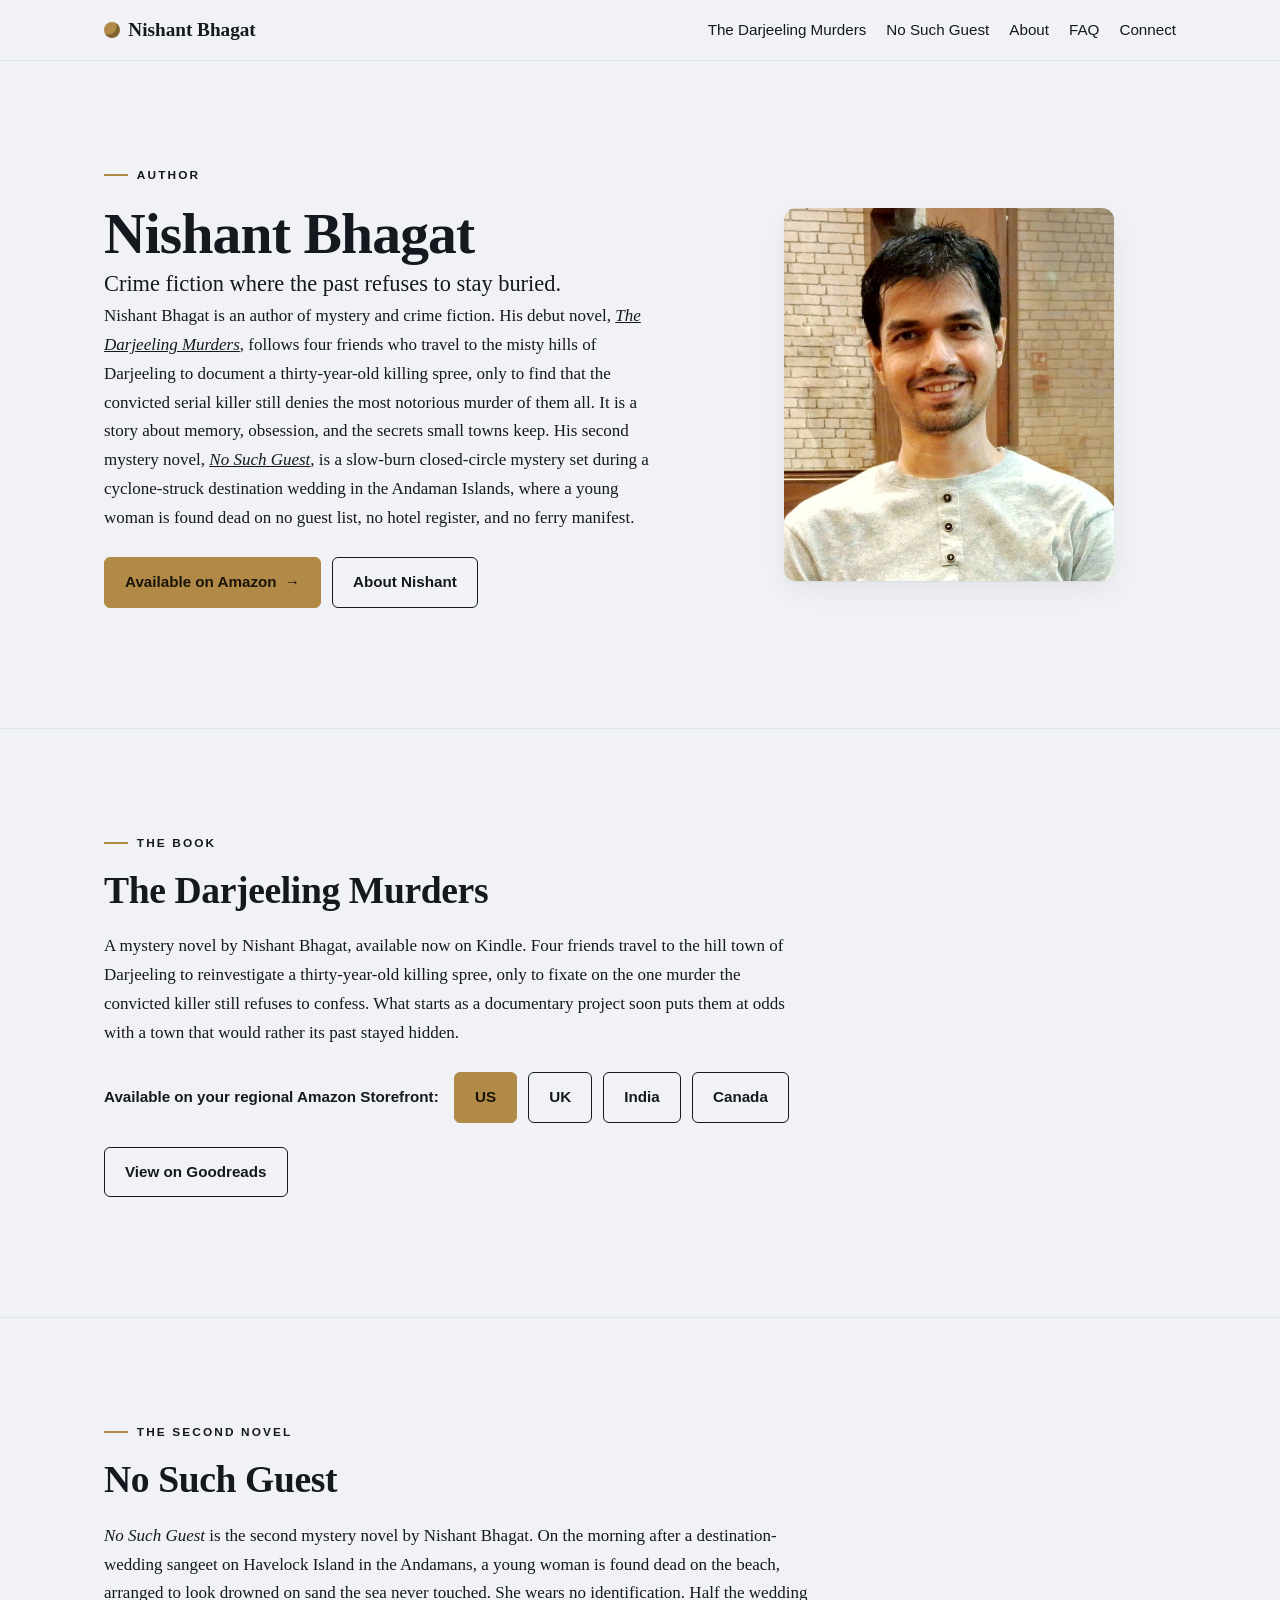
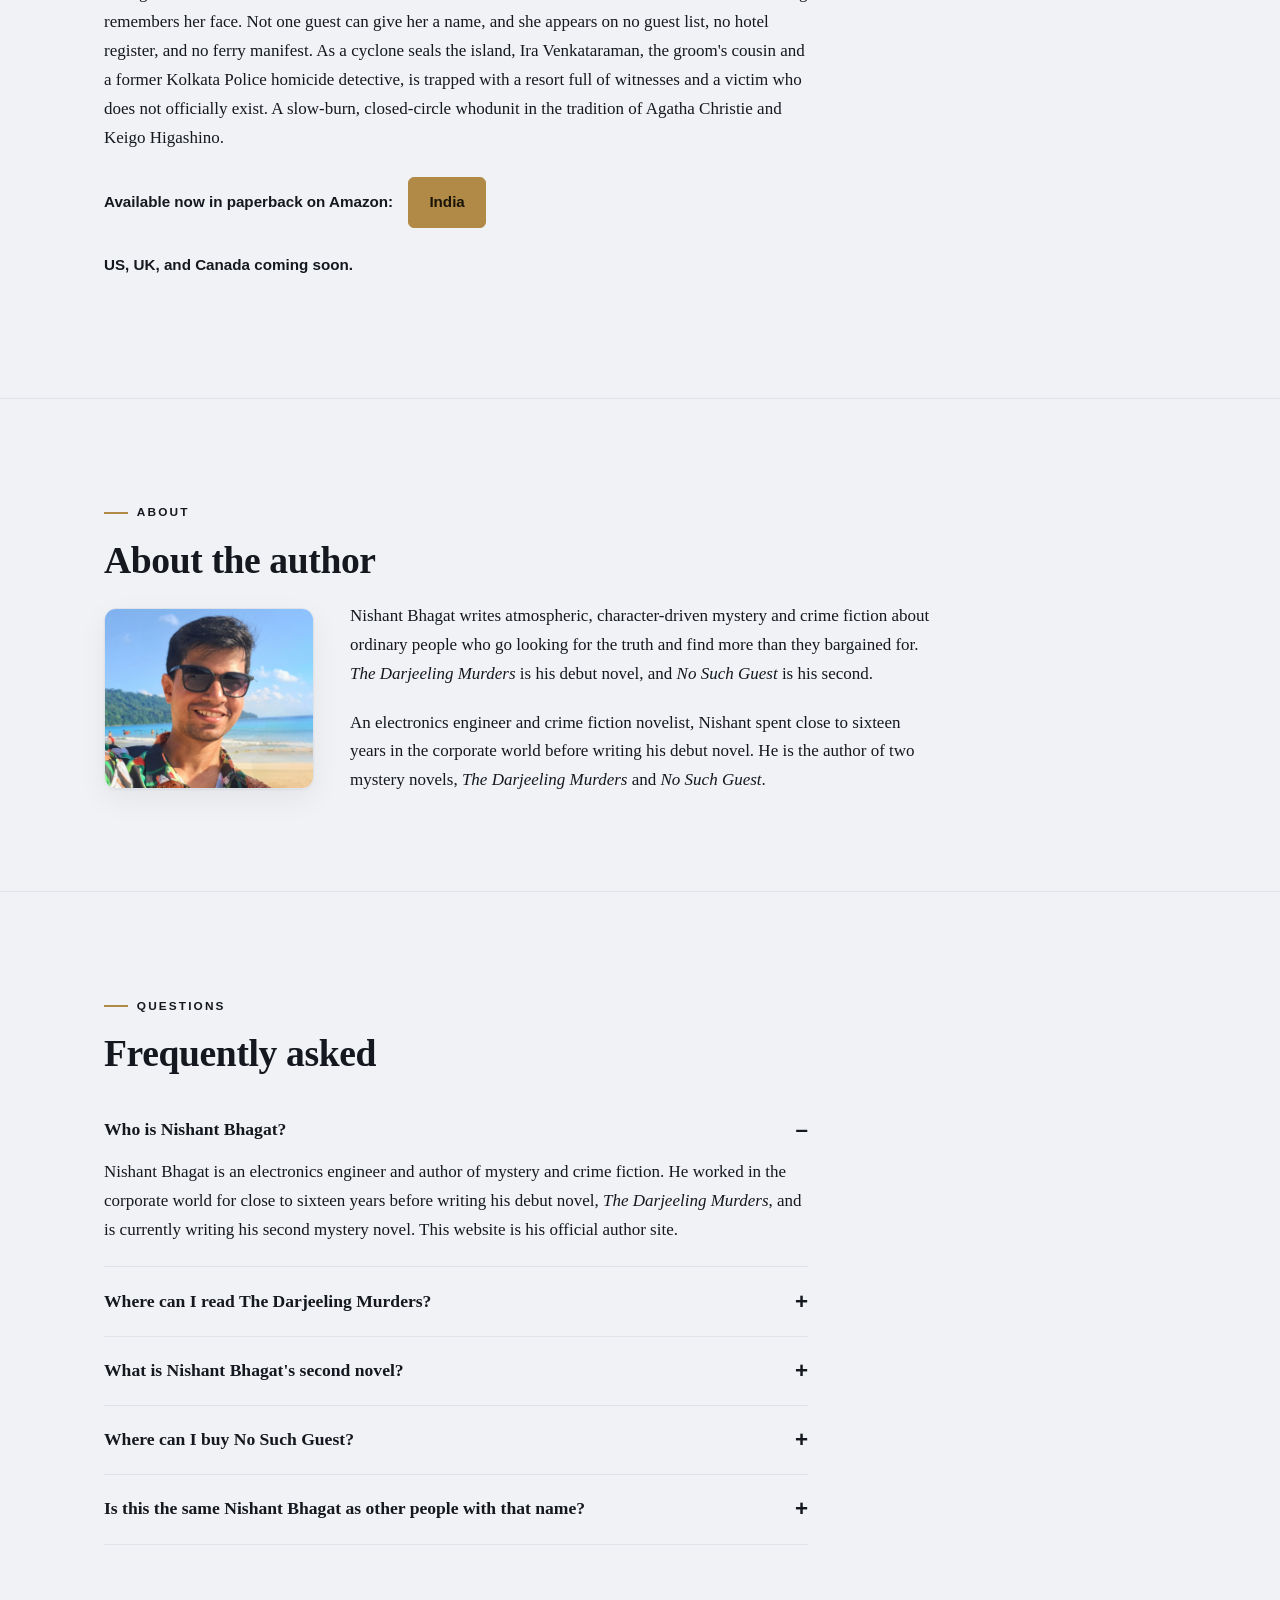
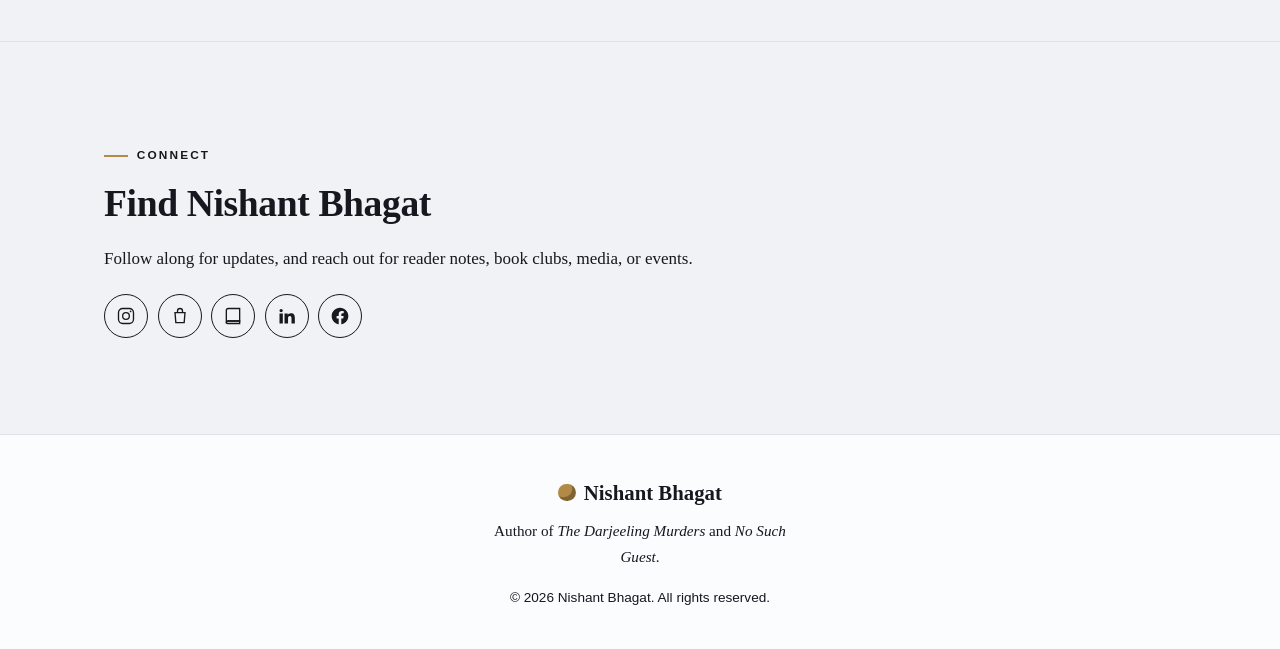
<file: index.html>
<!DOCTYPE html>
<html lang="en">
<head>
<meta charset="utf-8">
<meta name="viewport" content="width=device-width, initial-scale=1">
<title>Nishant Bhagat - Author of The Darjeeling Murders and No Such Guest</title>
<meta name="description" content="Official website of Nishant Bhagat, author of the mystery novels The Darjeeling Murders and No Such Guest. The Darjeeling Murders is on Kindle worldwide; No Such Guest is available in paperback.">
<meta name="author" content="Nishant Bhagat">
<meta name="robots" content="index, follow, max-image-preview:large, max-snippet:-1">
<link rel="canonical" href="https://www.nishantbhagatauthor.com/">
<link rel="alternate" hreflang="en" href="https://www.nishantbhagatauthor.com/">
<link rel="alternate" hreflang="x-default" href="https://www.nishantbhagatauthor.com/">
<meta name="theme-color" content="#F0F2F5" media="(prefers-color-scheme: light)">
<meta name="theme-color" content="#12151B" media="(prefers-color-scheme: dark)">

<!-- Open Graph -->
<meta property="og:type" content="website">
<meta property="og:site_name" content="Nishant Bhagat">
<meta property="og:locale" content="en_US">
<meta property="og:title" content="Nishant Bhagat - Author of The Darjeeling Murders and No Such Guest">
<meta property="og:description" content="Nishant Bhagat, author of the mystery novels The Darjeeling Murders and No Such Guest. Read them on Kindle.">
<meta property="og:url" content="https://www.nishantbhagatauthor.com/">
<meta property="og:image" content="https://www.nishantbhagatauthor.com/assets/img/og-image.png">
<meta property="og:image:width" content="1200">
<meta property="og:image:height" content="630">
<meta property="og:image:alt" content="Nishant Bhagat - author of The Darjeeling Murders">
<meta property="book:author" content="Nishant Bhagat">
<meta property="book:release_date" content="2026-06-25">

<!-- Twitter -->
<meta name="twitter:card" content="summary_large_image">
<meta name="twitter:title" content="Nishant Bhagat - Author of The Darjeeling Murders and No Such Guest">
<meta name="twitter:description" content="Nishant Bhagat, author of the mystery novels The Darjeeling Murders and No Such Guest. Read them on Kindle.">
<meta name="twitter:image" content="https://www.nishantbhagatauthor.com/assets/img/og-image.png">

<link rel="icon" href="data:image/svg+xml,%3Csvg xmlns='http://www.w3.org/2000/svg' viewBox='0 0 64 64'%3E%3Ccircle cx='32' cy='32' r='30' fill='%23B08A46'/%3E%3Ccircle cx='24' cy='24' r='12' fill='%23F0F2F5'/%3E%3C/svg%3E" type="image/svg+xml">
<link rel="apple-touch-icon" href="/assets/img/apple-touch-icon.png">

<script type="application/ld+json">
{
  "@context": "https://schema.org",
  "@graph": [
    {
      "@type": "WebSite",
      "@id": "https://www.nishantbhagatauthor.com/#website",
      "url": "https://www.nishantbhagatauthor.com/",
      "name": "Nishant Bhagat",
      "alternateName": "Nishant Bhagat - Author",
      "description": "Official website of Nishant Bhagat, author of the mystery novels The Darjeeling Murders and No Such Guest.",
      "inLanguage": "en",
      "publisher": { "@id": "https://www.nishantbhagatauthor.com/#author" },
      "author": { "@id": "https://www.nishantbhagatauthor.com/#author" }
    },
    {
      "@type": "Person",
      "@id": "https://www.nishantbhagatauthor.com/#author",
      "name": "Nishant Bhagat",
      "alternateName": "Nishant Bhagat (Author)",
      "url": "https://www.nishantbhagatauthor.com/",
      "image": "https://www.nishantbhagatauthor.com/assets/img/author-photo.jpg",
      "jobTitle": "Author",
      "hasOccupation": [
        { "@type": "Occupation", "name": "Novelist" },
        { "@type": "Occupation", "name": "Electronics Engineer" }
      ],
      "description": "Nishant Bhagat is an electronics engineer and author of mystery and crime fiction, best known for his debut novel The Darjeeling Murders. He spent close to sixteen years in the corporate world before writing it, and is the author of a second mystery novel, No Such Guest.",
      "disambiguatingDescription": "Novelist and author of the mysteries The Darjeeling Murders and No Such Guest. This is the writer Nishant Bhagat; distinct from other individuals who share the same name.",
      "knowsAbout": ["Mystery fiction", "Crime fiction", "Thrillers", "Fiction writing", "The Darjeeling Murders", "No Such Guest"],
      "workExample": [
        { "@id": "https://www.nishantbhagatauthor.com/#book" },
        { "@id": "https://www.nishantbhagatauthor.com/#book2" }
      ],
      "sameAs": [
        "https://amazon.com/author/nishantbhagat",
        "https://www.goodreads.com/author/show/70975743.Nishant_Bhagat",
        "https://www.instagram.com/nishantbhagat8/",
        "https://www.linkedin.com/in/nishantbhagat",
        "https://www.facebook.com/nishantbhagat"
      ],
      "mainEntityOfPage": "https://www.nishantbhagatauthor.com/"
    },
    {
      "@type": "Book",
      "@id": "https://www.nishantbhagatauthor.com/#book",
      "name": "The Darjeeling Murders",
      "url": "https://www.nishantbhagatauthor.com/",
      "author": { "@id": "https://www.nishantbhagatauthor.com/#author" },
      "inLanguage": "en",
      "genre": "Mystery",
      "bookFormat": "https://schema.org/EBook",
      "numberOfPages": 233,
      "datePublished": "2026-06-25",
      "description": "A mystery novel by Nishant Bhagat, set in the hill town of Darjeeling, in which four friends reinvestigating a thirty-year-old killing spree fixate on the one murder the convicted killer still denies.",
      "identifier": { "@type": "PropertyValue", "propertyID": "ASIN", "value": "B0H6NXFNQH" },
      "image": "https://www.nishantbhagatauthor.com/assets/img/og-image.png",
      "sameAs": [
        "https://a.co/d/02e1HHhd",
        "https://amzn.eu/d/0ibwQ69w",
        "https://amzn.in/d/0fMtKyut",
        "https://a.co/d/09oLXGtq",
        "https://www.goodreads.com/book/show/254581767-the-darjeeling-murders"
      ]
    },
    {
      "@type": "Book",
      "@id": "https://www.nishantbhagatauthor.com/#book2",
      "name": "No Such Guest",
      "url": "https://www.nishantbhagatauthor.com/#book2",
      "author": { "@id": "https://www.nishantbhagatauthor.com/#author" },
      "inLanguage": "en",
      "genre": ["Mystery", "Crime fiction", "Detective fiction"],
      "bookFormat": "https://schema.org/Paperback",
      "abstract": "A slow-burn, closed-circle murder mystery set during a cyclone-struck destination wedding in the Andaman Islands.",
      "description": "No Such Guest is the second mystery novel by Nishant Bhagat. At a destination wedding on Havelock Island in the Andamans, a young woman is found dead on the beach, staged to look drowned. She carries no identification and appears on no guest list, no hotel register, and no ferry manifest, yet half the wedding remembers her face. As a cyclone seals the island, Ira Venkataraman, the groom's cousin and a former Kolkata Police homicide detective, must uncover not only who killed the woman but who she was. A closed-circle whodunit in the tradition of Agatha Christie and Keigo Higashino.",
      "keywords": "No Such Guest, Nishant Bhagat, murder mystery, crime novel, Andaman Islands, Havelock, closed-circle mystery, locked-room mystery, destination wedding thriller, whodunit, Indian crime fiction",
      "image": "https://www.nishantbhagatauthor.com/assets/img/og-image.png",
      "offers": {
        "@type": "Offer",
        "url": "https://amzn.in/d/09wrL3kY",
        "availability": "https://schema.org/InStock",
        "itemCondition": "https://schema.org/NewCondition"
      },
      "sameAs": [
        "https://amzn.in/d/09wrL3kY"
      ]
    },
    {
      "@type": "FAQPage",
      "@id": "https://www.nishantbhagatauthor.com/#faq",
      "mainEntity": [
        {
          "@type": "Question",
          "name": "Who is Nishant Bhagat?",
          "acceptedAnswer": { "@type": "Answer", "text": "Nishant Bhagat is an electronics engineer and author of mystery and crime fiction. He worked in the corporate world for close to sixteen years before writing his debut novel, The Darjeeling Murders, and is currently writing his second mystery novel. This website is his official author site." }
        },
        {
          "@type": "Question",
          "name": "Where can I read The Darjeeling Murders?",
          "acceptedAnswer": { "@type": "Answer", "text": "It's available as a Kindle ebook on Amazon in the US, UK, India, and Canada, and listed on Goodreads." }
        },
        {
          "@type": "Question",
          "name": "What is Nishant Bhagat's second novel?",
          "acceptedAnswer": { "@type": "Answer", "text": "Nishant Bhagat's second mystery novel is No Such Guest, a slow-burn closed-circle mystery set during a cyclone-struck destination wedding in the Andaman Islands, in which a dead woman is found on no guest list, no hotel register, and no ferry manifest. It is available now in paperback on Amazon India." }
        },
        {
          "@type": "Question",
          "name": "Where can I buy No Such Guest?",
          "acceptedAnswer": { "@type": "Answer", "text": "No Such Guest by Nishant Bhagat is available now in paperback on Amazon India. US, UK, and Canada editions are coming soon." }
        },
        {
          "@type": "Question",
          "name": "Is this the same Nishant Bhagat as other people with that name?",
          "acceptedAnswer": { "@type": "Answer", "text": "This Nishant Bhagat is the novelist and author of The Darjeeling Murders and No Such Guest. Several other people share the name; this site refers specifically to the author. His identity can be verified across his Amazon, Goodreads, Instagram, LinkedIn, and Facebook profiles." }
        }
      ]
    },
    {
      "@type": "WebPage",
      "@id": "https://www.nishantbhagatauthor.com/#webpage",
      "url": "https://www.nishantbhagatauthor.com/",
      "name": "Nishant Bhagat - Author of The Darjeeling Murders and No Such Guest",
      "isPartOf": { "@id": "https://www.nishantbhagatauthor.com/#website" },
      "about": { "@id": "https://www.nishantbhagatauthor.com/#author" },
      "primaryImageOfPage": "https://www.nishantbhagatauthor.com/assets/img/og-image.png",
      "inLanguage": "en"
    }
  ]
}
</script>

<link rel="stylesheet" href="/assets/css/styles.css">
<script src="/assets/js/main.js" defer></script>
</head>
<body>
<a class="skip-link" href="#main">Skip to content</a>

<header class="site-header">
  <nav class="wrap nav" aria-label="Primary">
    <a class="brand" href="#top"><span class="moon" aria-hidden="true"></span> Nishant Bhagat</a>
    <ul class="nav-list">
      <li><a href="#book">The Darjeeling Murders</a></li>
      <li><a href="#book2">No Such Guest</a></li>
      <li><a href="#about">About</a></li>
      <li><a href="#faq">FAQ</a></li>
      <li><a href="#connect">Connect</a></li>
    </ul>
  </nav>
</header>

<main id="main">
  <!-- HERO -->
  <section class="section wrap hero-grid" id="top">
    <div>
      <span class="eyebrow">Author</span>
      <h1>Nishant Bhagat</h1>
      <p class="lead">Crime fiction where the past refuses to stay buried.</p>
      <p>Nishant Bhagat is an author of mystery and crime fiction. His debut novel,
         <a href="#book"><em>The Darjeeling Murders</em></a>, follows four friends who travel
         to the misty hills of Darjeeling to document a thirty-year-old killing spree, only to
         find that the convicted serial killer still denies the most notorious murder of them all.
         It is a story about memory, obsession, and the secrets small towns keep. His second mystery
         novel, <a href="#book2"><em>No Such Guest</em></a>, is a slow-burn closed-circle
         mystery set during a cyclone-struck destination wedding in the Andaman Islands, where a
         young woman is found dead on no guest list, no hotel register, and no ferry manifest.</p>
      <div class="buy-row">
        <a class="btn btn-primary" href="#book">Available on Amazon <span class="btn-arrow"></span></a>
        <a class="btn btn-ghost" href="#about">About Nishant</a>
      </div>
    </div>
    <div class="hero-art">
      <img class="hero-photo" src="assets/img/author-photo.jpg" width="800" height="1000"
           fetchpriority="high" alt="Portrait of Nishant Bhagat, mystery author of The Darjeeling Murders and No Such Guest">
    </div>
  </section>

  <hr class="divider">

  <!-- BOOK: title + where to buy only -->
  <section class="section wrap" id="book">
    <span class="eyebrow">The Book</span>
    <h2>The Darjeeling Murders</h2>
    <p class="mt-1" style="max-width:44rem">A mystery novel by Nishant Bhagat, available now on Kindle.
       Four friends travel to the hill town of Darjeeling to reinvestigate a thirty-year-old killing
       spree, only to fixate on the one murder the convicted killer still refuses to confess. What
       starts as a documentary project soon puts them at odds with a town that would rather its past
       stayed hidden.</p>
    <div class="buy-row">
      <span class="buy-label">Available on your regional Amazon Storefront:</span>
      <a class="btn btn-primary" href="https://a.co/d/02e1HHhd" rel="noopener" target="_blank">US</a>
      <a class="btn btn-ghost" href="https://amzn.eu/d/0ibwQ69w" rel="noopener" target="_blank">UK</a>
      <a class="btn btn-ghost" href="https://amzn.in/d/0fMtKyut" rel="noopener" target="_blank">India</a>
      <a class="btn btn-ghost" href="https://a.co/d/09oLXGtq" rel="noopener" target="_blank">Canada</a>
    </div>
    <div class="buy-row" style="margin-top:0">
      <a class="btn btn-ghost" href="https://www.goodreads.com/book/show/254581767-the-darjeeling-murders" rel="noopener" target="_blank">View on Goodreads</a>
    </div>
  </section>

  <hr class="divider">

  <!-- SECOND BOOK: No Such Guest -->
  <section class="section wrap" id="book2">
    <span class="eyebrow">The Second Novel</span>
    <h2>No Such Guest</h2>
    <p class="mt-1" style="max-width:44rem"><em>No Such Guest</em> is the second mystery novel by
       Nishant Bhagat. On the morning after a destination-wedding sangeet on Havelock Island in the
       Andamans, a young woman is found dead on the beach, arranged to look drowned on sand the sea
       never touched. She wears no identification. Half the wedding remembers her face. Not one guest
       can give her a name, and she appears on no guest list, no hotel register, and no ferry
       manifest. As a cyclone seals the island, Ira Venkataraman, the groom's cousin and a former
       Kolkata Police homicide detective, is trapped with a resort full of witnesses and a victim who
       does not officially exist. A slow-burn, closed-circle whodunit in the tradition of Agatha
       Christie and Keigo Higashino.</p>
    <div class="buy-row">
      <span class="buy-label">Available now in paperback on Amazon:</span>
      <a class="btn btn-primary" href="https://amzn.in/d/09wrL3kY" rel="noopener" target="_blank">India</a>
    </div>
    <div class="buy-row" style="margin-top:0">
      <span class="buy-label">US, UK, and Canada coming soon.</span>
    </div>
  </section>

  <hr class="divider">

  <!-- ABOUT the author -->
  <section class="section wrap" id="about">
    <span class="eyebrow">About</span>
    <h2>About the author</h2>
    <div class="about-grid mt-1">
      <img class="about-photo" src="assets/img/author-photo-nishant-bhagat.jpg" width="800" height="1000"
           loading="lazy" decoding="async" alt="Nishant Bhagat, author of the mystery novels The Darjeeling Murders and No Such Guest">
      <div class="prose">
        <p>Nishant Bhagat writes atmospheric, character-driven mystery and crime fiction about
           ordinary people who go looking for the truth and find more than they bargained for.
           <em>The Darjeeling Murders</em> is his debut novel, and <em>No Such Guest</em> is
           his second.</p>
        <p class="mt-1">An electronics engineer and crime fiction novelist, Nishant spent close to
           sixteen years in the corporate world before writing his debut novel. He is the author of
           two mystery novels, <em>The Darjeeling Murders</em> and <em>No Such Guest</em>.</p>
      </div>
    </div>
  </section>

  <hr class="divider">

  <!-- FAQ: author-focused -->
  <section class="section wrap" id="faq">
    <span class="eyebrow">Questions</span>
    <h2>Frequently asked</h2>
    <div class="faq mt-1">
      <details open>
        <summary>Who is Nishant Bhagat?</summary>
        <div class="faq-body"><p>Nishant Bhagat is an electronics engineer and author of mystery and
           crime fiction. He worked in the corporate world for close to sixteen years before writing
           his debut novel, <em>The Darjeeling Murders</em>, and is currently writing his second
           mystery novel. This website is his official author site.</p></div>
      </details>
      <details>
        <summary>Where can I read The Darjeeling Murders?</summary>
        <div class="faq-body"><p>It's available as a Kindle ebook on Amazon in the
           <a href="https://a.co/d/02e1HHhd" rel="noopener" target="_blank">US</a>,
           <a href="https://amzn.eu/d/0ibwQ69w" rel="noopener" target="_blank">UK</a>,
           <a href="https://amzn.in/d/0fMtKyut" rel="noopener" target="_blank">India</a>, and
           <a href="https://a.co/d/09oLXGtq" rel="noopener" target="_blank">Canada</a>, and listed on
           <a href="https://www.goodreads.com/book/show/254581767-the-darjeeling-murders" rel="noopener" target="_blank">Goodreads</a>.</p></div>
      </details>
      <details>
        <summary>What is Nishant Bhagat's second novel?</summary>
        <div class="faq-body"><p>Nishant Bhagat's second mystery novel is
           <em>No Such Guest</em>, a slow-burn closed-circle mystery set during a cyclone-struck
           destination wedding in the Andaman Islands, in which a dead woman is found on no guest
           list, no hotel register, and no ferry manifest.</p></div>
      </details>
      <details>
        <summary>Where can I buy No Such Guest?</summary>
        <div class="faq-body"><p><em>No Such Guest</em> by Nishant Bhagat is available now in paperback on
           <a href="https://amzn.in/d/09wrL3kY" rel="noopener" target="_blank">Amazon India</a>.
           US, UK, and Canada editions are coming soon. Follow the author on
           <a href="https://amazon.com/author/nishantbhagat" rel="me noopener" target="_blank">Amazon</a> or
           <a href="https://www.goodreads.com/author/show/70975743.Nishant_Bhagat" rel="me noopener" target="_blank">Goodreads</a>
           for the other regional editions.</p></div>
      </details>
      <details>
        <summary>Is this the same Nishant Bhagat as other people with that name?</summary>
        <div class="faq-body"><p>This Nishant Bhagat is the novelist and author of
           <em>The Darjeeling Murders</em> and <em>No Such Guest</em>. Several other people share
           the name; this site refers specifically to the author. His identity can be verified across his
           <a href="https://amazon.com/author/nishantbhagat" rel="me noopener" target="_blank">Amazon</a>,
           <a href="https://www.goodreads.com/author/show/70975743.Nishant_Bhagat" rel="me noopener" target="_blank">Goodreads</a>,
           <a href="https://www.instagram.com/nishantbhagat8/" rel="me noopener" target="_blank">Instagram</a>,
           <a href="https://www.linkedin.com/in/nishantbhagat" rel="me noopener" target="_blank">LinkedIn</a>, and
           <a href="https://www.facebook.com/nishantbhagat" rel="me noopener" target="_blank">Facebook</a> profiles.</p></div>
      </details>
    </div>
  </section>

  <hr class="divider">

  <!-- CONNECT -->
  <section class="section wrap" id="connect">
    <span class="eyebrow">Connect</span>
    <h2>Find Nishant Bhagat</h2>
    <p class="mt-1" style="max-width:44rem">Follow along for updates, and reach out for reader notes,
       book clubs, media, or events.</p>
    <div class="social">
      <a href="https://www.instagram.com/nishantbhagat8/" rel="me noopener" target="_blank" aria-label="Instagram">
        <svg class="ico" viewBox="0 0 24 24" fill="none" stroke="currentColor" stroke-width="1.6" aria-hidden="true"><rect x="3" y="3" width="18" height="18" rx="5"/><circle cx="12" cy="12" r="4"/><circle cx="17.5" cy="6.5" r="1" fill="currentColor" stroke="none"/></svg></a>
      <a href="https://amazon.com/author/nishantbhagat" rel="me noopener" target="_blank" aria-label="Amazon author page">
        <svg class="ico" viewBox="0 0 24 24" fill="none" stroke="currentColor" stroke-width="1.6" aria-hidden="true"><path d="M6 8h12l-1 12H7z"/><path d="M9 8V6a3 3 0 0 1 6 0v2"/></svg></a>
      <a href="https://www.goodreads.com/author/show/70975743.Nishant_Bhagat" rel="me noopener" target="_blank" aria-label="Goodreads">
        <svg class="ico" viewBox="0 0 24 24" fill="none" stroke="currentColor" stroke-width="1.6" aria-hidden="true"><path d="M4 5.5A2.5 2.5 0 0 1 6.5 3H20v15H6.5A2.5 2.5 0 0 0 4 20.5z"/><path d="M4 20.5A2.5 2.5 0 0 1 6.5 18H20v3H6.5A2.5 2.5 0 0 1 4 20.5z"/></svg></a>
      <a href="https://www.linkedin.com/in/nishantbhagat" rel="me noopener" target="_blank" aria-label="LinkedIn">
        <svg class="ico" viewBox="0 0 24 24" fill="currentColor" aria-hidden="true"><path d="M4.98 3.5a2 2 0 1 1 0 4 2 2 0 0 1 0-4zM3 8.98h4v12H3zM9 8.98h3.8v1.64h.05c.53-.95 1.83-1.95 3.77-1.95 4.03 0 4.78 2.5 4.78 5.75v6.56h-4v-5.82c0-1.39-.02-3.17-1.93-3.17-1.93 0-2.23 1.5-2.23 3.06v5.93H9z"/></svg></a>
      <a href="https://www.facebook.com/nishantbhagat" rel="me noopener" target="_blank" aria-label="Facebook">
        <svg class="ico" viewBox="0 0 24 24" fill="currentColor" aria-hidden="true"><path d="M22 12.06C22 6.5 17.52 2 12 2S2 6.5 2 12.06c0 5 3.66 9.15 8.44 9.94v-7.03H7.9v-2.9h2.54V9.85c0-2.51 1.49-3.9 3.78-3.9 1.09 0 2.24.2 2.24.2v2.46h-1.26c-1.24 0-1.63.78-1.63 1.57v1.88h2.78l-.44 2.9h-2.34V22c4.78-.79 8.44-4.94 8.44-9.94z"/></svg></a>
    </div>
  </section>
</main>

<footer class="site-footer">
  <div class="wrap foot">
    <a class="brand" href="#top"><span class="moon" aria-hidden="true"></span> Nishant Bhagat</a>
    <p>Author of <em>The Darjeeling Murders</em> and <em>No Such Guest</em>.</p>
    <span class="cr">© <span id="y">2026</span> Nishant Bhagat. All rights reserved.</span>
  </div>
</footer>
</body>
</html>
</file>
<file: assets/css/styles.css>
/* Nishant Bhagat — author site styles */
:root{
  --paper:#F0F2F5;--surface:#FBFCFE;--surface-2:#E9ECF1;
  --ink:#15181E;--line:#DEE3EA;
  --accent:#B08A46;--accent-hover:#997638;
  --font-serif:"Iowan Old Style","Palatino Linotype",Palatino,"Book Antiqua",Georgia,Cambria,"Times New Roman",serif;
  --font-sans:-apple-system,BlinkMacSystemFont,"Segoe UI",Roboto,"Helvetica Neue",Arial,sans-serif;
  --wrap:1120px;--read:44rem;--radius:6px;--radius-lg:12px;
  --shadow:0 1px 2px rgba(20,24,30,.05),0 10px 30px rgba(20,24,30,.06);
  --ease:cubic-bezier(.22,.61,.36,1);
}
@media (prefers-color-scheme:dark){:root{
  --paper:#12151B;--surface:#191D25;--surface-2:#20252F;
  --ink:#E7EAEF;--line:#272D37;
  --accent:#CBA661;--accent-hover:#D9B674;
  --shadow:0 1px 2px rgba(0,0,0,.3),0 14px 34px rgba(0,0,0,.45);
}}
/* Single high-contrast text color used everywhere (≈15:1 on the background,
   in both light and dark). No lower-contrast text colors are used. */
*,*::before,*::after{box-sizing:border-box}*{margin:0}
html{-webkit-text-size-adjust:100%;scroll-behavior:smooth}
@media (prefers-reduced-motion:reduce){html{scroll-behavior:auto}}
body{font-family:var(--font-serif);font-size:1.0625rem;line-height:1.7;color:var(--ink);background:var(--paper);-webkit-font-smoothing:antialiased;text-rendering:optimizeLegibility;overflow-wrap:break-word}
img,svg{display:block;max-width:100%;height:auto}
a{color:var(--ink)}
:focus-visible{outline:2px solid var(--accent);outline-offset:3px;border-radius:3px}
.skip-link{position:absolute;left:-9999px;top:0;background:var(--ink);color:var(--paper);padding:.6rem 1rem;z-index:100;border-radius:0 0 var(--radius) 0;font-family:var(--font-sans);font-size:.9rem}
.skip-link:focus{left:0}
h1,h2,h3{font-family:var(--font-serif);font-weight:600;line-height:1.15;color:var(--ink)}
h1{font-size:clamp(2.1rem,1.4rem + 3vw,3.6rem);letter-spacing:-.015em}
h2{font-size:clamp(1.6rem,1.2rem + 1.6vw,2.35rem);letter-spacing:-.01em}
p{color:var(--ink)}
strong{color:var(--ink);font-weight:600}
.eyebrow{font-family:var(--font-sans);font-size:.74rem;font-weight:700;letter-spacing:.18em;text-transform:uppercase;color:var(--ink);display:inline-flex;align-items:center;gap:.55rem;margin-bottom:1rem}
.eyebrow::before{content:"";width:1.5rem;height:2px;background:var(--accent)}
.lead{font-size:clamp(1.15rem,1.05rem + .5vw,1.4rem);color:var(--ink);line-height:1.55}
.wrap{width:100%;max-width:var(--wrap);margin-inline:auto;padding-inline:1.5rem}
.section{padding-block:clamp(3rem,2rem + 5vw,6rem)}
.prose{max-width:var(--read)}
.about-grid{display:grid;grid-template-columns:210px 1fr;gap:2.25rem;align-items:center;max-width:52rem}
.about-photo{width:210px;height:auto;border-radius:var(--radius-lg);box-shadow:var(--shadow);border:1px solid var(--line)}
@media (max-width:640px){.about-grid{grid-template-columns:1fr;justify-items:start;gap:1.5rem}.about-photo{width:170px}}
.divider{border:0;border-top:1px solid var(--line);margin:0}
.mt-1{margin-top:1.25rem}.mt-2{margin-top:2rem}

/* header */
.site-header{position:sticky;top:0;z-index:50;background:color-mix(in srgb,var(--paper) 90%,transparent);backdrop-filter:saturate(1.1) blur(8px);border-bottom:1px solid var(--line)}
.nav{display:flex;align-items:center;justify-content:space-between;gap:1rem;padding-block:.85rem;flex-wrap:wrap}
.brand{font-family:var(--font-serif);font-weight:600;font-size:1.2rem;text-decoration:none;color:var(--ink);display:inline-flex;align-items:center;gap:.5rem}
.moon{--s:.85em;width:var(--s);height:var(--s);flex:none;border-radius:50%;background:radial-gradient(circle at 32% 32%,var(--accent) 0 40%,transparent 41%),var(--accent);box-shadow:inset -.18em -.18em 0 rgba(0,0,0,.28),0 0 0 1px rgba(0,0,0,.02)}
.nav-list{display:flex;align-items:center;gap:1.25rem;list-style:none;font-family:var(--font-sans);font-size:.95rem;font-weight:500;flex-wrap:wrap}
.nav-list a{color:var(--ink);text-decoration:none}
.nav-list a:hover{text-decoration:underline;text-underline-offset:4px}

/* hero */
.hero-grid{display:grid;grid-template-columns:1.1fr .9fr;gap:clamp(2rem,5vw,4rem);align-items:center}
.hero-art{max-width:330px;margin-inline:auto;width:100%}
.cover{border-radius:var(--radius-lg);box-shadow:var(--shadow);overflow:hidden;aspect-ratio:2/3}
.hero-photo{border-radius:var(--radius-lg);box-shadow:var(--shadow)}
@media (max-width:820px){.hero-grid{grid-template-columns:1fr}.hero-art{grid-row:1;max-width:250px}}

/* website name / wordmark (sits below author name + bio) */
.wordmark{display:inline-flex;align-items:center;gap:.55rem;font-family:var(--font-sans);font-weight:700;font-size:1rem;letter-spacing:.02em;color:var(--ink);text-decoration:none;padding-top:1.1rem;margin-top:1.1rem;border-top:1px solid var(--line)}
.wordmark:hover{text-decoration:underline;text-underline-offset:4px}

/* buttons */
.btn{display:inline-flex;align-items:center;gap:.5rem;font-family:var(--font-sans);font-weight:600;font-size:.95rem;padding:.72rem 1.25rem;border-radius:var(--radius);text-decoration:none;border:1px solid transparent;transition:transform .15s var(--ease),background .18s var(--ease),border-color .18s var(--ease),color .18s var(--ease)}
.btn-primary{background:var(--accent);color:#1a1408;border-color:var(--accent)}
.btn-primary:hover{background:var(--accent-hover);border-color:var(--accent-hover)}
.btn-ghost{background:transparent;color:var(--ink);border-color:var(--ink)}
.btn-ghost:hover{background:var(--surface)}
.btn-arrow::after{content:"→";transition:transform .18s var(--ease)}
.btn:hover .btn-arrow::after{transform:translateX(3px)}
.buy-row{display:flex;flex-wrap:wrap;gap:.7rem;margin:1.5rem 0}
.buy-label{font-family:var(--font-sans);font-weight:600;font-size:.95rem;color:var(--ink);margin-right:.25rem;align-self:center}

/* faq */
.faq{max-width:var(--read)}
.faq details{border-bottom:1px solid var(--line);padding:.35rem 0}
.faq summary{font-family:var(--font-serif);font-weight:600;font-size:1.1rem;color:var(--ink);cursor:pointer;padding:.85rem 2rem .85rem 0;position:relative;list-style:none}
.faq summary::-webkit-details-marker{display:none}
.faq summary::after{content:"+";position:absolute;right:0;top:50%;transform:translateY(-50%);font-family:var(--font-sans);font-size:1.4rem;color:var(--ink);transition:transform .2s var(--ease)}
.faq details[open] summary::after{content:"–"}
.faq-body{padding:0 0 1rem}
.faq-body a{color:var(--ink);text-decoration:underline;text-underline-offset:3px}

/* social */
.social{display:flex;flex-wrap:wrap;gap:.6rem;margin-top:1.25rem}
.social a{width:44px;height:44px;border:1px solid var(--ink);border-radius:50%;display:inline-flex;align-items:center;justify-content:center;color:var(--ink);transition:transform .18s var(--ease),background .18s var(--ease)}
.social a:hover{background:var(--surface);transform:translateY(-2px)}
.ico{width:20px;height:20px}

/* footer */
.site-footer{border-top:1px solid var(--line);background:var(--surface)}
.foot{display:flex;flex-direction:column;gap:.5rem;align-items:center;text-align:center;padding-block:2.5rem}
.foot .brand{font-size:1.3rem}
.foot p{font-size:.95rem;max-width:44ch;color:var(--ink)}
.foot .cr{font-family:var(--font-sans);font-size:.85rem;color:var(--ink);margin-top:.5rem}
</file>
